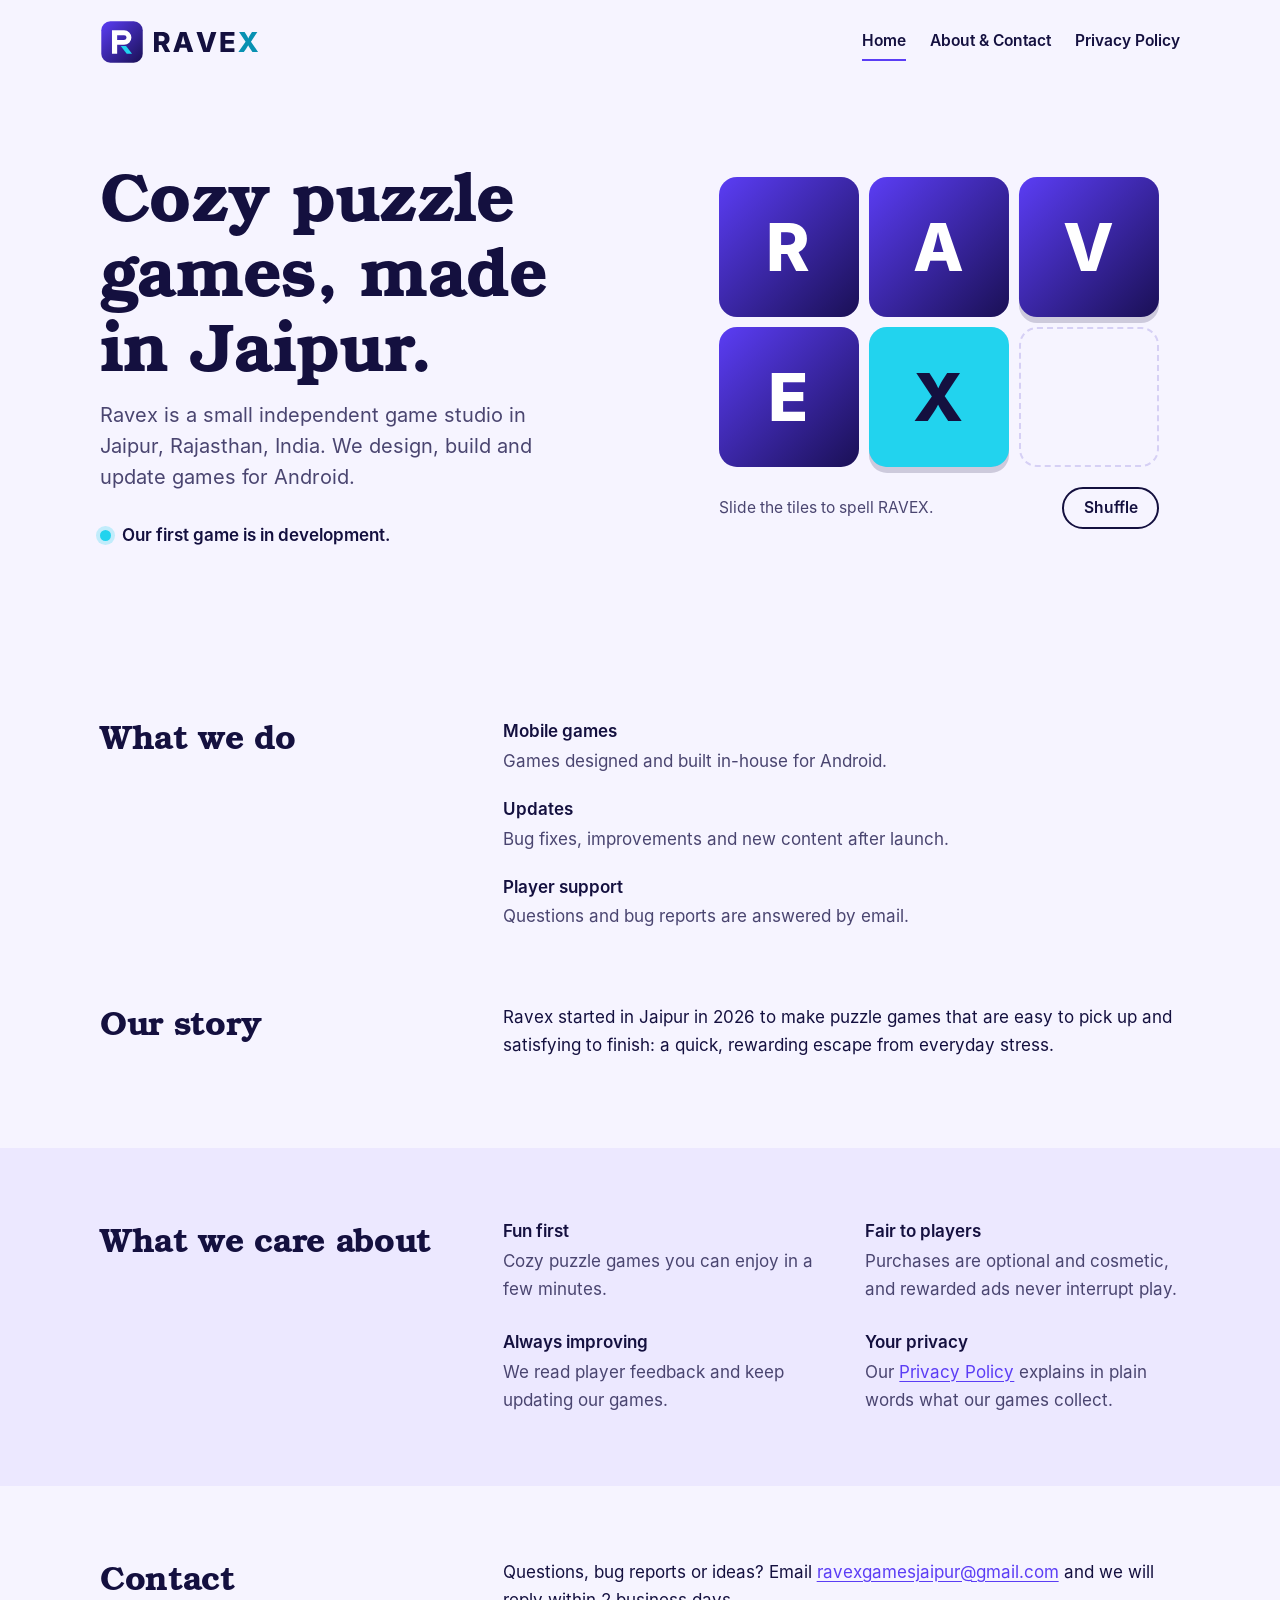
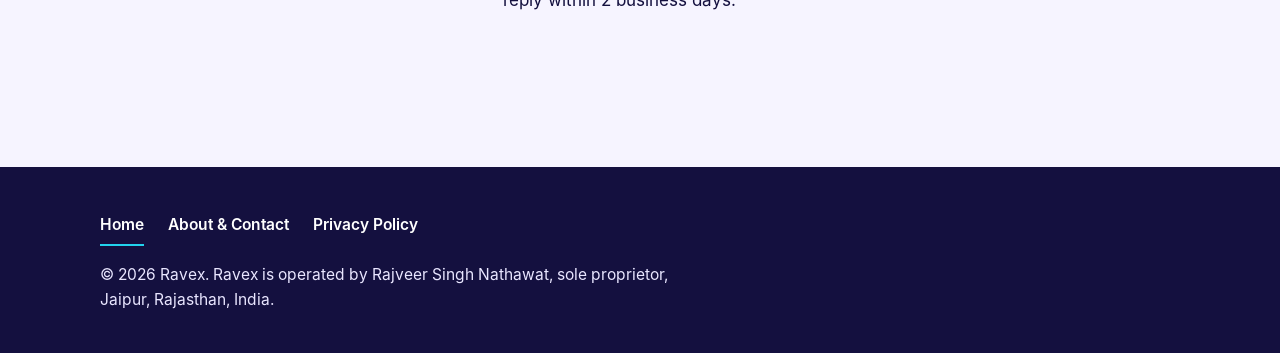
<file: index.html>
<!doctype html>
<html lang="en">
<head>
<meta charset="utf-8">
<meta name="viewport" content="width=device-width, initial-scale=1">
<title>Ravex | Cozy puzzle games made in Jaipur</title>
<meta name="description" content="Ravex is a small independent game studio in Jaipur, Rajasthan, India, making cozy puzzle games for Android.">
<meta name="theme-color" content="#f6f4ff">
<link rel="icon" href="favicon.svg" type="image/svg+xml">
<link rel="icon" href="favicon.ico" sizes="48x48">
<link rel="icon" href="favicon-32.png" type="image/png" sizes="32x32">
<link rel="apple-touch-icon" href="apple-touch-icon.png">
<link rel="stylesheet" href="style.css">
<!-- To verify this site in Google Search Console with a meta tag, paste the tag here. -->
</head>
<body>
<a class="skip" href="#main">Skip to content</a>
<header class="site-header">
  <div class="wrap">
    <a class="brand" href="index.html"><img src="assets/ravex-logo.svg" alt="Ravex"></a>
    <nav class="nav" aria-label="Main"><a href="index.html" aria-current="page">Home</a><a href="about.html">About &amp; Contact</a><a href="privacy.html">Privacy Policy</a></nav>
  </div>
</header>
<main id="main">
<section class="hero">
  <div class="wrap">
    <div class="hero-copy">
      <h1>Cozy puzzle games, made in Jaipur.</h1>
      <p class="lead">Ravex is a small independent game studio in Jaipur, Rajasthan, India. We design, build and update games for Android.</p>
      <p class="status"><span class="dot" aria-hidden="true"></span>Our first game is in development.</p>
    </div>
    <div class="play">
      <div class="board" data-board></div>
      <div class="play-bar">
        <p data-board-status aria-live="polite">Slide the tiles to spell RAVEX.</p>
        <button class="btn" type="button" data-shuffle>Shuffle</button>
      </div>
    </div>
  </div>
</section>

<section class="section">
  <div class="wrap split">
    <h2>What we do</h2>
    <dl class="facts">
      <div><dt>Mobile games</dt><dd>Games designed and built in-house for Android.</dd></div>
      <div><dt>Updates</dt><dd>Bug fixes, improvements and new content after launch.</dd></div>
      <div><dt>Player support</dt><dd>Questions and bug reports are answered by email.</dd></div>
    </dl>
  </div>
</section>

<section class="section" style="padding-top:0">
  <div class="wrap split">
    <h2>Our story</h2>
    <div class="prose">
      <p>Ravex started in Jaipur in 2026 to make puzzle games that are easy to pick up and satisfying to finish: a quick, rewarding escape from everyday stress.</p>
    </div>
  </div>
</section>

<section class="section band">
  <div class="wrap split">
    <h2>What we care about</h2>
    <ul class="values">
      <li><h3>Fun first</h3><p>Cozy puzzle games you can enjoy in a few minutes.</p></li>
      <li><h3>Fair to players</h3><p>Purchases are optional and cosmetic, and rewarded ads never interrupt play.</p></li>
      <li><h3>Always improving</h3><p>We read player feedback and keep updating our games.</p></li>
      <li><h3>Your privacy</h3><p>Our <a href="privacy.html">Privacy Policy</a> explains in plain words what our games collect.</p></li>
    </ul>
  </div>
</section>

<section class="section">
  <div class="wrap split">
    <h2>Contact</h2>
    <div class="prose">
      <p>Questions, bug reports or ideas? Email <a href="mailto:ravexgamesjaipur@gmail.com">ravexgamesjaipur@gmail.com</a> and we will reply within 2 business days.</p>
    </div>
  </div>
</section>
</main>
<footer class="site-footer">
  <div class="wrap">
    <nav class="nav" aria-label="Footer"><a href="index.html" aria-current="page">Home</a><a href="about.html">About &amp; Contact</a><a href="privacy.html">Privacy Policy</a></nav>
    <p>&copy; 2026 Ravex. Ravex is operated by Rajveer Singh Nathawat, sole proprietor, Jaipur, Rajasthan, India.</p>
  </div>
</footer>
<script src="puzzle.js" defer></script>
</body>
</html>
</file>
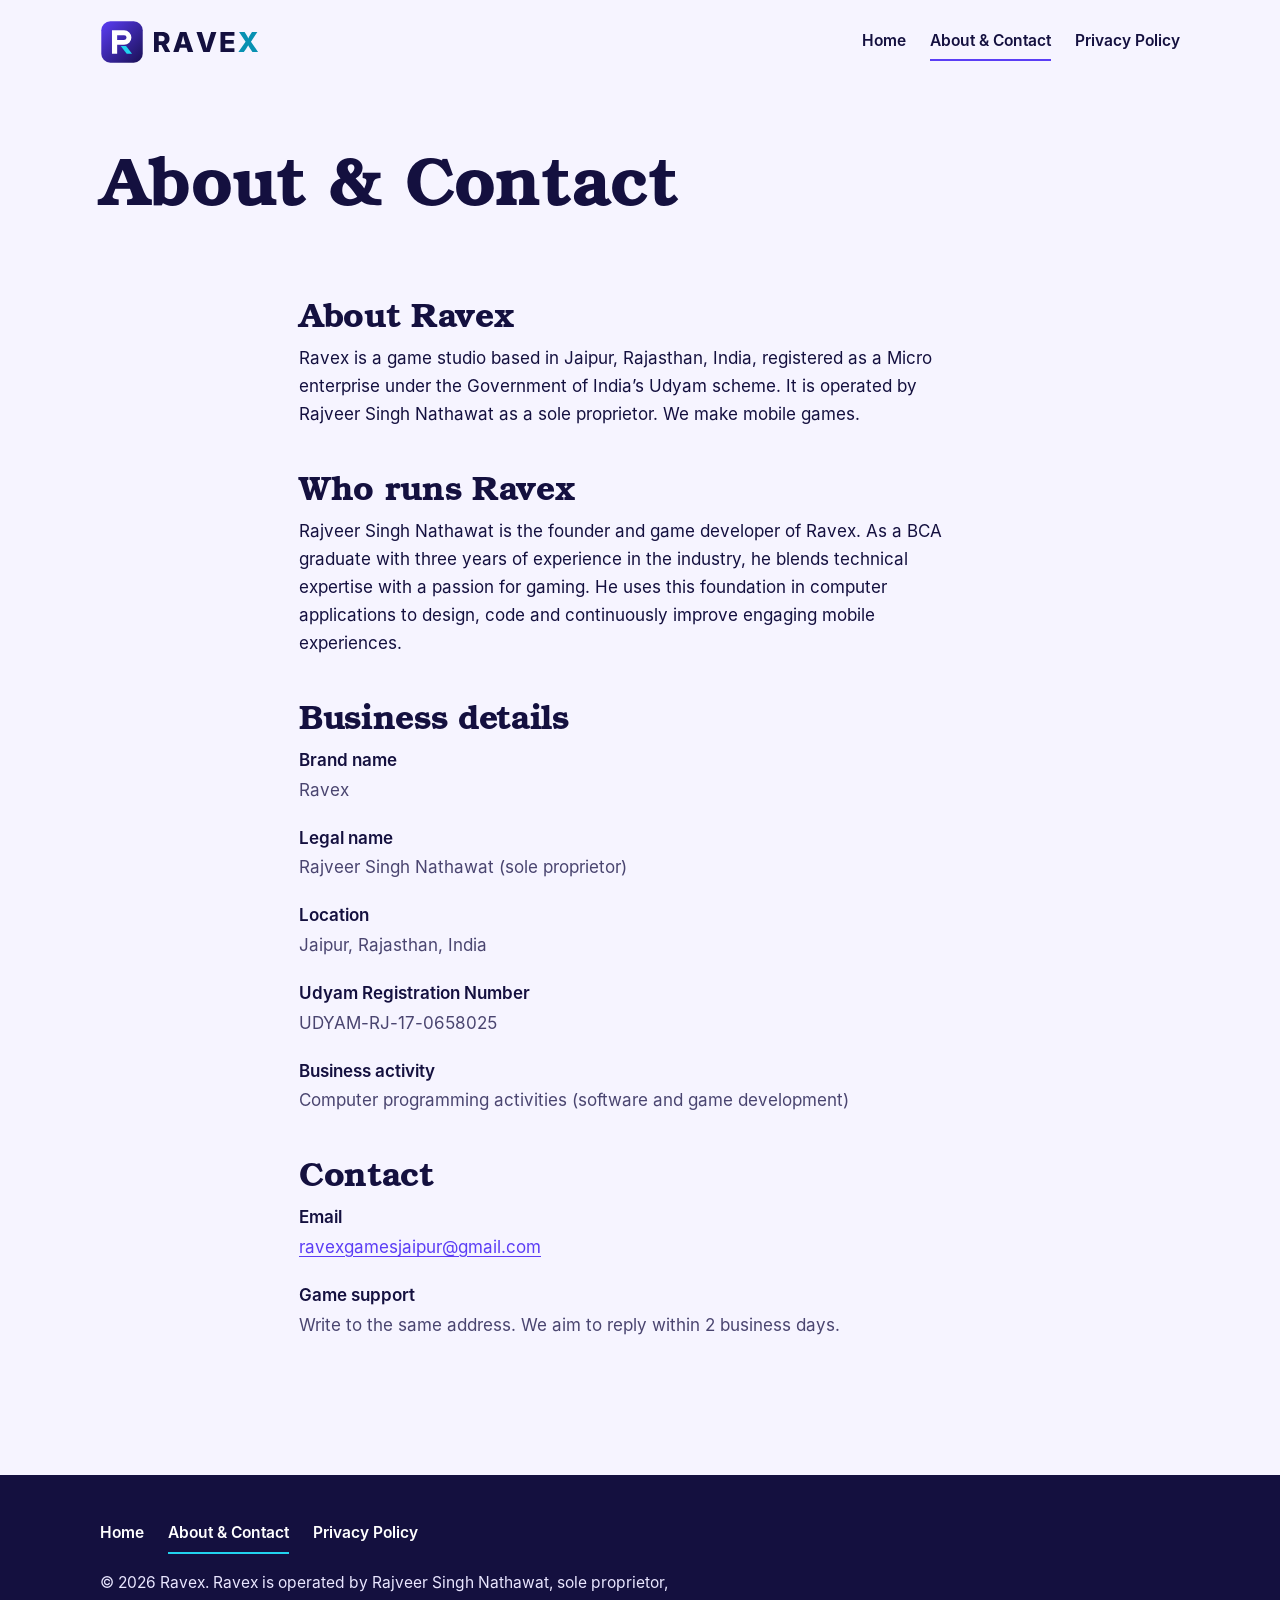
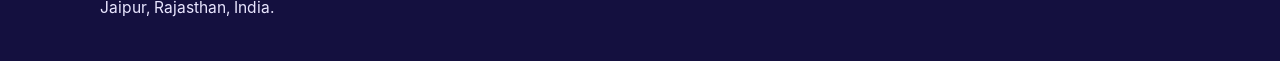
<file: about.html>
<!doctype html>
<html lang="en">
<head>
<meta charset="utf-8">
<meta name="viewport" content="width=device-width, initial-scale=1">
<title>About & Contact | Ravex</title>
<meta name="description" content="About Ravex, a game studio in Jaipur, Rajasthan, run by Rajveer Singh Nathawat: business details and how to contact us.">
<meta name="theme-color" content="#f6f4ff">
<link rel="icon" href="favicon.svg" type="image/svg+xml">
<link rel="icon" href="favicon.ico" sizes="48x48">
<link rel="icon" href="favicon-32.png" type="image/png" sizes="32x32">
<link rel="apple-touch-icon" href="apple-touch-icon.png">
<link rel="stylesheet" href="style.css">
<!-- To verify this site in Google Search Console with a meta tag, paste the tag here. -->
</head>
<body>
<a class="skip" href="#main">Skip to content</a>
<header class="site-header">
  <div class="wrap">
    <a class="brand" href="index.html"><img src="assets/ravex-logo.svg" alt="Ravex"></a>
    <nav class="nav" aria-label="Main"><a href="index.html">Home</a><a href="about.html" aria-current="page">About &amp; Contact</a><a href="privacy.html">Privacy Policy</a></nav>
  </div>
</header>
<main id="main">
<div class="page-head"><div class="wrap"><h1>About &amp; Contact</h1></div></div>
<section class="section">
  <div class="wrap prose">
    <h2>About Ravex</h2>
    <p>Ravex is a game studio based in Jaipur, Rajasthan, India, registered as a Micro enterprise under the Government of India&rsquo;s Udyam scheme. It is operated by Rajveer Singh Nathawat as a sole proprietor. We make mobile games.</p>

    <h2>Who runs Ravex</h2>
    <p>Rajveer Singh Nathawat is the founder and game developer of Ravex. As a BCA graduate with three years of experience in the industry, he blends technical expertise with a passion for gaming. He uses this foundation in computer applications to design, code and continuously improve engaging mobile experiences.</p>

    <h2>Business details</h2>
    <dl class="facts">
      <div><dt>Brand name</dt><dd>Ravex</dd></div>
      <div><dt>Legal name</dt><dd>Rajveer Singh Nathawat (sole proprietor)</dd></div>
      <div><dt>Location</dt><dd>Jaipur, Rajasthan, India</dd></div>
      <div><dt>Udyam Registration Number</dt><dd>UDYAM-RJ-17-0658025</dd></div>
      <div><dt>Business activity</dt><dd>Computer programming activities (software and game development)</dd></div>
    </dl>

    <h2>Contact</h2>
    <dl class="facts">
      <div><dt>Email</dt><dd><a href="mailto:ravexgamesjaipur@gmail.com">ravexgamesjaipur@gmail.com</a></dd></div>
      <div><dt>Game support</dt><dd>Write to the same address. We aim to reply within 2 business days.</dd></div>
    </dl>
  </div>
</section>
</main>
<footer class="site-footer">
  <div class="wrap">
    <nav class="nav" aria-label="Footer"><a href="index.html">Home</a><a href="about.html" aria-current="page">About &amp; Contact</a><a href="privacy.html">Privacy Policy</a></nav>
    <p>&copy; 2026 Ravex. Ravex is operated by Rajveer Singh Nathawat, sole proprietor, Jaipur, Rajasthan, India.</p>
  </div>
</footer>
</body>
</html>
</file>
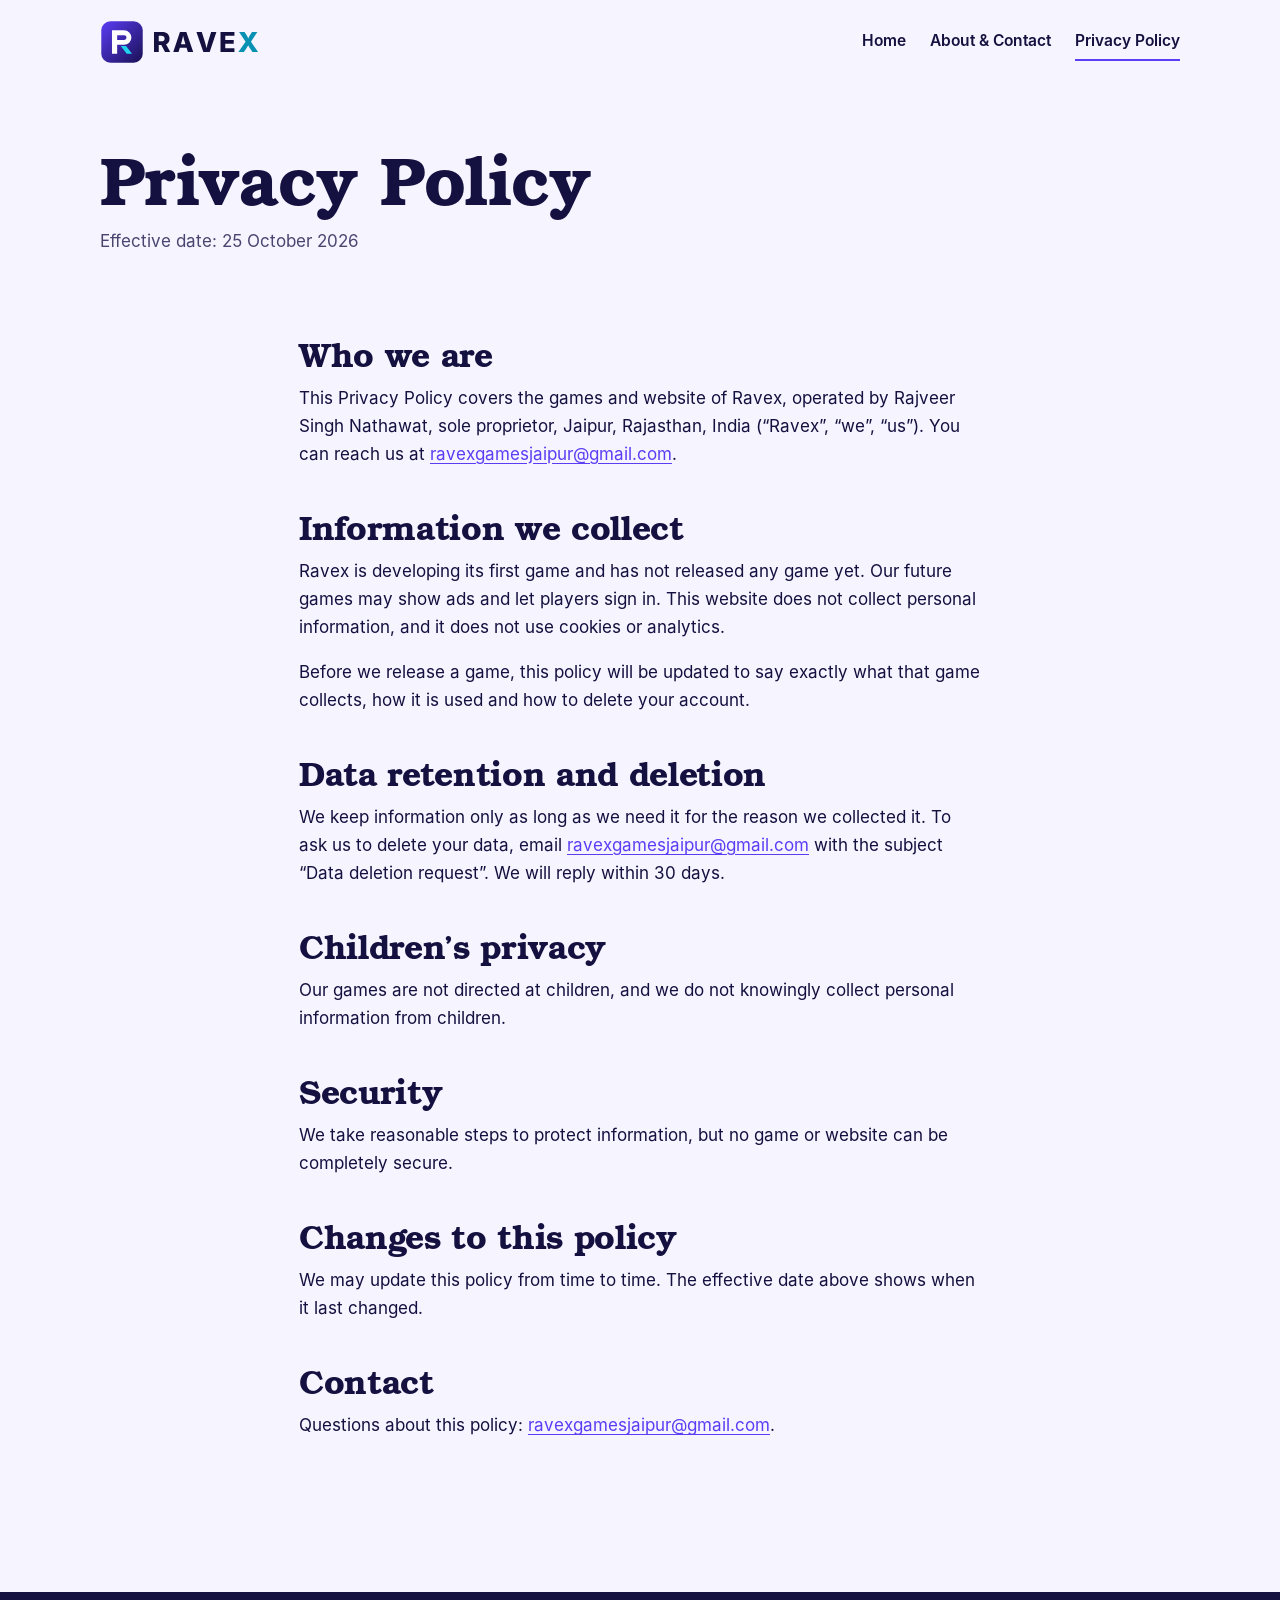
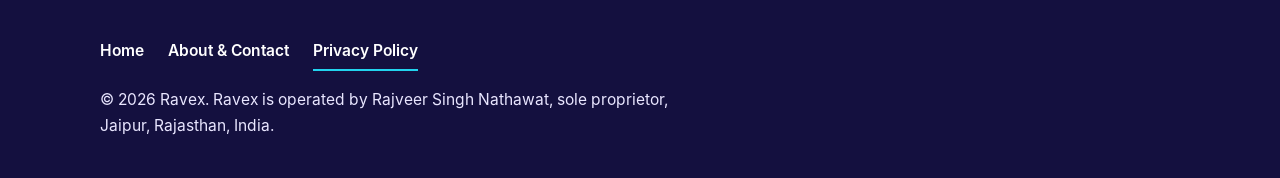
<file: privacy.html>
<!doctype html>
<html lang="en">
<head>
<meta charset="utf-8">
<meta name="viewport" content="width=device-width, initial-scale=1">
<title>Privacy Policy | Ravex</title>
<meta name="description" content="How Ravex handles personal information on its website and in its games.">
<meta name="theme-color" content="#f6f4ff">
<link rel="icon" href="favicon.svg" type="image/svg+xml">
<link rel="icon" href="favicon.ico" sizes="48x48">
<link rel="icon" href="favicon-32.png" type="image/png" sizes="32x32">
<link rel="apple-touch-icon" href="apple-touch-icon.png">
<link rel="stylesheet" href="style.css">
<!-- To verify this site in Google Search Console with a meta tag, paste the tag here. -->
</head>
<body>
<a class="skip" href="#main">Skip to content</a>
<header class="site-header">
  <div class="wrap">
    <a class="brand" href="index.html"><img src="assets/ravex-logo.svg" alt="Ravex"></a>
    <nav class="nav" aria-label="Main"><a href="index.html">Home</a><a href="about.html">About &amp; Contact</a><a href="privacy.html" aria-current="page">Privacy Policy</a></nav>
  </div>
</header>
<main id="main">
<div class="page-head"><div class="wrap"><h1>Privacy Policy</h1><p>Effective date: 25 October 2026</p></div></div>
<section class="section">
  <div class="wrap prose">
    <h2>Who we are</h2>
    <p>This Privacy Policy covers the games and website of Ravex, operated by Rajveer Singh Nathawat, sole proprietor, Jaipur, Rajasthan, India (&ldquo;Ravex&rdquo;, &ldquo;we&rdquo;, &ldquo;us&rdquo;). You can reach us at <a href="mailto:ravexgamesjaipur@gmail.com">ravexgamesjaipur@gmail.com</a>.</p>

    <h2>Information we collect</h2>
    <p>Ravex is developing its first game and has not released any game yet. Our future games may show ads and let players sign in. This website does not collect personal information, and it does not use cookies or analytics.</p>
    <p>Before we release a game, this policy will be updated to say exactly what that game collects, how it is used and how to delete your account.</p>

    <h2>Data retention and deletion</h2>
    <p>We keep information only as long as we need it for the reason we collected it. To ask us to delete your data, email <a href="mailto:ravexgamesjaipur@gmail.com">ravexgamesjaipur@gmail.com</a> with the subject &ldquo;Data deletion request&rdquo;. We will reply within 30 days.</p>

    <h2>Children&rsquo;s privacy</h2>
    <p>Our games are not directed at children, and we do not knowingly collect personal information from children.</p>

    <h2>Security</h2>
    <p>We take reasonable steps to protect information, but no game or website can be completely secure.</p>

    <h2>Changes to this policy</h2>
    <p>We may update this policy from time to time. The effective date above shows when it last changed.</p>

    <h2>Contact</h2>
    <p>Questions about this policy: <a href="mailto:ravexgamesjaipur@gmail.com">ravexgamesjaipur@gmail.com</a>.</p>
  </div>
</section>
</main>
<footer class="site-footer">
  <div class="wrap">
    <nav class="nav" aria-label="Footer"><a href="index.html">Home</a><a href="about.html">About &amp; Contact</a><a href="privacy.html" aria-current="page">Privacy Policy</a></nav>
    <p>&copy; 2026 Ravex. Ravex is operated by Rajveer Singh Nathawat, sole proprietor, Jaipur, Rajasthan, India.</p>
  </div>
</footer>
</body>
</html>
</file>
<file: style.css>
/* Ravex site. System-free: fonts are bundled in assets/fonts, nothing loads from third parties. */

@font-face { font-family: "Bonum"; src: url("assets/fonts/bonum-bold.woff") format("woff"); font-weight: 700; font-display: swap; }
@font-face { font-family: "Inter"; src: url("assets/fonts/inter-regular.woff") format("woff"); font-weight: 400; font-display: swap; }
@font-face { font-family: "Inter"; src: url("assets/fonts/inter-semibold.woff") format("woff"); font-weight: 600; font-display: swap; }
@font-face { font-family: "Inter"; src: url("assets/fonts/inter-extrabold.woff") format("woff"); font-weight: 800; font-display: swap; }

:root {
  --paper: #f6f4ff;
  --tint: #ece8ff;
  --ink: #14103f;
  --muted: #4a4570;
  --line: #d6d0f5;
  --violet: #5b3df5;
  --deep: #1a1055;
  --cyan: #22d3ee;
  --radius: 18px;
  --gap: 10px;
  --wrap: 1080px;
  --serif: "Bonum", "Bookman Old Style", Bookman, Georgia, serif;
  --sans: "Inter", system-ui, -apple-system, "Segoe UI", Roboto, sans-serif;
}

*, *::before, *::after { box-sizing: border-box; }

html { -webkit-text-size-adjust: 100%; }

body {
  margin: 0;
  background: var(--paper);
  color: var(--ink);
  font: 400 1.0625rem/1.65 var(--sans);
}

img { max-width: 100%; display: block; }

a { color: var(--violet); text-underline-offset: 0.18em; }
a:hover { color: var(--deep); }

:focus-visible { outline: 3px solid var(--violet); outline-offset: 3px; border-radius: 4px; }

.skip { position: absolute; left: 1rem; top: -4rem; background: var(--ink); color: #fff; padding: 0.6rem 1rem; border-radius: 8px; z-index: 10; }
.skip:focus { top: 1rem; }

.wrap { width: min(100% - 2rem, var(--wrap)); margin-inline: auto; }

/* Header */
.site-header { padding-block: 1.25rem; }
.site-header .wrap { display: flex; flex-wrap: wrap; align-items: center; justify-content: space-between; gap: 0.75rem 2rem; }
.brand img { height: 44px; width: auto; }
.nav { display: flex; flex-wrap: wrap; gap: 0.25rem 1.5rem; }
.nav a { color: var(--ink); text-decoration: none; font-weight: 600; font-size: 0.97rem; padding: 0.35rem 0; border-bottom: 2px solid transparent; }
.nav a:hover { border-bottom-color: var(--line); color: var(--ink); }
.nav a[aria-current="page"] { border-bottom-color: var(--violet); }

/* Type */
h1, h2 { font-family: var(--serif); font-weight: 700; line-height: 1.1; margin: 0; letter-spacing: -0.01em; }
h1 { font-size: clamp(2.5rem, 6.2vw, 4.25rem); }
h2 { font-size: clamp(1.6rem, 3.2vw, 2.1rem); }
h3 { font: 600 1.0625rem/1.4 var(--sans); margin: 0; }
p { margin: 0 0 1em; }

.lead { font-size: 1.25rem; line-height: 1.55; color: var(--muted); max-width: 34ch; }

/* Hero */
.hero { padding-block: clamp(2rem, 6vw, 4.5rem) clamp(3rem, 8vw, 6rem); }
.hero .wrap { display: grid; gap: 3rem; align-items: center; }
.hero h1 { max-width: 12ch; margin-bottom: 1.25rem; }
.status { display: flex; align-items: center; gap: 0.65rem; font-weight: 600; margin: 1.75rem 0 0; }
.status .dot { width: 0.7rem; height: 0.7rem; border-radius: 50%; background: var(--cyan); box-shadow: 0 0 0 4px rgba(34, 211, 238, 0.25); }

@media (min-width: 880px) {
  .hero .wrap { grid-template-columns: 1.05fr 0.95fr; gap: 4rem; }
}

/* Sliding-tile puzzle that spells RAVEX */
.play { max-width: 440px; width: 100%; justify-self: center; }
.board { position: relative; display: grid; grid-template-columns: repeat(3, 1fr); gap: var(--gap); container-type: inline-size; }
.slot { aspect-ratio: 1; border: 2px dashed var(--line); border-radius: var(--radius); }
.tile {
  position: absolute; top: 0; left: 0;
  width: calc((100% - 2 * var(--gap)) / 3);
  aspect-ratio: 1;
  display: grid; place-items: center;
  border: 0; border-radius: var(--radius);
  background: linear-gradient(135deg, var(--violet), var(--deep));
  color: #fff;
  font: 800 15cqw/1 var(--sans);
  letter-spacing: 0.02em;
  cursor: default;
  transform: translate(calc(var(--c) * (100% + var(--gap))), calc(var(--r) * (100% + var(--gap))));
  transition: transform 0.22s cubic-bezier(0.3, 0.7, 0.3, 1), box-shadow 0.15s;
  -webkit-tap-highlight-color: transparent;
}
.tile[data-letter="X"] { background: var(--cyan); color: var(--ink); }
.tile.is-movable { cursor: pointer; box-shadow: 0 6px 0 rgba(20, 16, 63, 0.18); }
.tile.is-movable:hover { box-shadow: 0 8px 0 rgba(20, 16, 63, 0.22); }
.board.is-shuffling .tile { transition-duration: 0.08s; }

.play-bar { display: flex; flex-wrap: wrap; align-items: center; gap: 0.75rem 1.25rem; margin-top: 1.25rem; }
.play-bar p { margin: 0; color: var(--muted); font-size: 0.97rem; flex: 1 1 14rem; }
.btn { font: 600 0.97rem/1 var(--sans); color: var(--ink); background: transparent; border: 2px solid var(--ink); border-radius: 999px; padding: 0.7rem 1.2rem; cursor: pointer; }
.btn:hover { background: var(--ink); color: #fff; }

/* Content sections */
.section { padding-block: clamp(2.5rem, 6vw, 4.5rem); }
.split { display: grid; gap: 1.25rem 4rem; }
@media (min-width: 880px) { .split { grid-template-columns: 1fr 2fr; } }

.facts { margin: 0; display: grid; gap: 1.25rem; }
.facts dt { font-weight: 600; }
.facts dd { margin: 0.1rem 0 0; color: var(--muted); }

.prose { max-width: 62ch; }
.prose p { color: var(--ink); }
.prose h2 { margin: 2.5rem 0 0.75rem; }
.prose h2:first-child { margin-top: 0; }
.prose ul { padding-left: 1.2rem; }

/* Values band */
.band { background: var(--tint); }
.values { display: grid; gap: 1.75rem 3rem; margin: 0; padding: 0; list-style: none; }
@media (min-width: 700px) { .values { grid-template-columns: 1fr 1fr; } }
.values p { margin: 0.2rem 0 0; color: var(--muted); }

/* Page header for inner pages */
.page-head { padding-block: clamp(2rem, 5vw, 3.5rem) 0.5rem; }
.page-head p { color: var(--muted); margin: 0.75rem 0 0; }

/* Footer */
.site-footer { background: var(--ink); color: #e9e6ff; margin-top: clamp(2rem, 6vw, 4rem); padding-block: 2.5rem; font-size: 0.97rem; }
.site-footer a { color: #fff; }
.site-footer .wrap { display: grid; gap: 1rem; }
.site-footer p { margin: 0; max-width: 60ch; }
.site-footer .nav a { color: #fff; font-size: 0.97rem; }
.site-footer .nav a:hover { border-bottom-color: rgba(255, 255, 255, 0.4); color: #fff; }
.site-footer .nav a[aria-current="page"] { border-bottom-color: var(--cyan); }

@media (prefers-reduced-motion: reduce) {
  .tile, .board.is-shuffling .tile { transition: none; }
}
</file>
